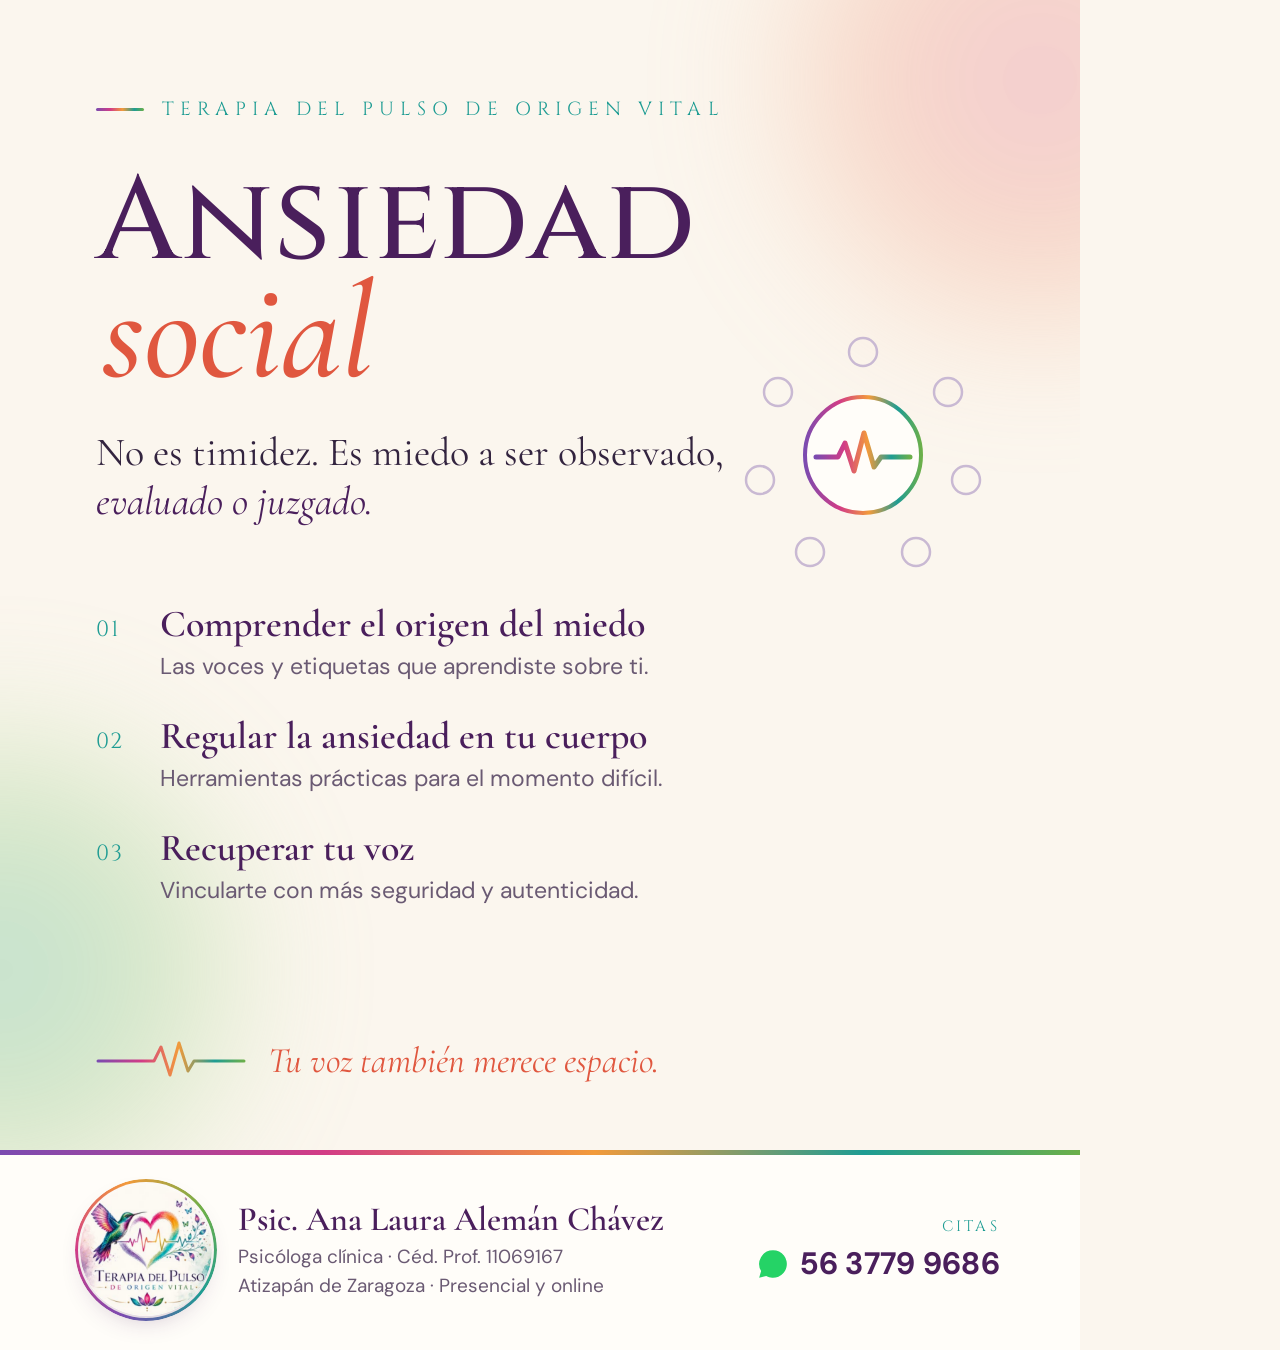
<file: flyers/ansiedad-social.html>
<!doctype html>
<html lang="es-MX">
<head>
<meta charset="utf-8" />
<title>Ansiedad social · Flyer</title>
<!-- Fuente del flyer (1080 × 1350). Se exporta a PNG con un navegador a escala 2×. -->
<link href="https://fonts.googleapis.com/css2?family=Cinzel:wght@400;500;600&family=Cormorant+Garamond:ital,wght@0,400;0,500;0,600;1,400;1,500&family=DM+Sans:wght@400;500;700&display=swap" rel="stylesheet" />
<style>
  :root {
    --cream: #fbf6ee; --paper: #fffdf9; --ink: #33243f; --soft: #6a5a73; --plum: #4a1f5c;
    --violet: #7b4bb0; --magenta: #d23c86; --coral: #e0573f; --orange: #f29a3b; --teal: #1e9c93; --green: #6baf4a;
    --line: #e8dccd;
    --rainbow: linear-gradient(90deg, var(--violet), var(--magenta) 30%, var(--orange) 55%, var(--teal) 80%, var(--green));
  }
  * { box-sizing: border-box; margin: 0; padding: 0; }
  html, body { width: 1080px; height: 1350px; }
  body { background: var(--cream); font-family: "DM Sans", sans-serif; color: var(--ink); }

  .flyer { position: relative; width: 1080px; height: 1350px; overflow: hidden; padding: 96px 96px 0; display: flex; flex-direction: column; }

  /* Lavados de acuarela muy suaves */
  .wash { position: absolute; border-radius: 50%; filter: blur(70px); opacity: .42; }
  .wash--a { width: 560px; height: 560px; right: -240px; top: -200px; background: radial-gradient(circle, #e88fb3, #f3b28f 50%, transparent 72%); }
  .wash--b { width: 520px; height: 520px; left: -260px; bottom: 120px; background: radial-gradient(circle, #6cc3b5, #a9d48a 50%, transparent 72%); }

  .eyebrow { position: relative; font-family: "Cinzel", serif; font-size: 19px; letter-spacing: .32em; color: var(--teal); display: flex; align-items: center; gap: 18px; }
  .eyebrow::before { content: ""; width: 48px; height: 3px; border-radius: 3px; background: var(--rainbow); }

  h1 { position: relative; margin-top: 48px; line-height: .9; }
  h1 .a { display: block; font-family: "Cinzel", serif; font-weight: 500; font-size: 118px; color: var(--plum); letter-spacing: .01em; }
  h1 .b { display: block; font-family: "Cormorant Garamond", serif; font-style: italic; font-weight: 500; font-size: 138px; color: var(--coral); margin-top: -6px; padding-left: 6px; }

  .lead { position: relative; margin-top: 34px; max-width: 700px; font-family: "Cormorant Garamond", serif; font-size: 40px; line-height: 1.22; color: var(--ink); }
  .lead em { color: var(--plum); }

  /* Ilustración mínima: miradas alrededor, una voz que late */
  .art { position: absolute; right: 92px; top: 330px; width: 250px; height: 250px; }

  .points { position: relative; margin-top: 78px; list-style: none; display: grid; gap: 34px; max-width: 760px; }
  .points li { display: grid; grid-template-columns: 64px 1fr; align-items: baseline; }
  .points .n { font-family: "Cinzel", serif; font-size: 22px; letter-spacing: .1em; color: var(--teal); }
  .points strong { display: block; font-family: "Cormorant Garamond", serif; font-weight: 600; font-size: 38px; color: var(--plum); line-height: 1.1; }
  .points span.t { display: block; margin-top: 4px; font-size: 23px; color: var(--soft); line-height: 1.4; }

  .quote { position: relative; margin-top: auto; margin-bottom: 268px; display: flex; align-items: center; gap: 22px; font-family: "Cormorant Garamond", serif; font-style: italic; font-size: 36px; color: var(--coral); }
  .quote svg { width: 150px; height: 40px; flex: none; }

  footer {
    position: absolute; left: 0; right: 0; bottom: 0; height: 200px; padding: 0 80px;
    display: flex; align-items: center; gap: 26px; background: var(--paper);
  }
  footer::before { content: ""; position: absolute; left: 0; right: 0; top: 0; height: 5px; background: var(--rainbow); }
  .logo { width: 132px; height: 132px; border-radius: 50%; flex: none; position: relative; box-shadow: 0 10px 30px -14px rgba(74,31,92,.45); }
  .logo img { width: 100%; height: 100%; border-radius: 50%; display: block; }
  .logo::after { content: ""; position: absolute; inset: -5px; border-radius: 50%; padding: 3px;
    background: conic-gradient(from 200deg, var(--violet), var(--magenta), var(--orange), var(--green), var(--teal), var(--violet));
    -webkit-mask: linear-gradient(#000 0 0) content-box, linear-gradient(#000 0 0); -webkit-mask-composite: xor; mask-composite: exclude; }
  .who { flex: 1; }
  .who .name { font-family: "Cormorant Garamond", serif; font-weight: 600; font-size: 34px; white-space: nowrap; color: var(--plum); line-height: 1.05; }
  .who .role { margin-top: 6px; font-size: 19px; color: var(--soft); }
  .who .place { margin-top: 4px; font-size: 19px; color: var(--soft); }
  .contact { text-align: right; }
  .contact .label { font-family: "Cinzel", serif; font-size: 15px; letter-spacing: .22em; color: var(--teal); }
  .contact .phone { margin-top: 6px; display: flex; align-items: center; gap: 10px; justify-content: flex-end; font-size: 31px; white-space: nowrap; font-weight: 700; color: var(--plum); letter-spacing: .01em; }
  .contact .phone svg { width: 34px; height: 34px; }
</style>
</head>
<body>
  <div class="flyer">
    <div class="wash wash--a"></div>
    <div class="wash wash--b"></div>

    <p class="eyebrow">TERAPIA DEL PULSO DE ORIGEN VITAL</p>

    <h1><span class="a">Ansiedad</span><span class="b">social</span></h1>

    <p class="lead">No es timidez. Es miedo a ser observado, <em>evaluado o juzgado.</em></p>

    <svg class="art" viewBox="0 0 250 250" aria-hidden="true">
      <defs>
        <linearGradient id="rb" x1="0" y1="0" x2="1" y2="0">
          <stop offset="0" stop-color="#7B4BB0"/><stop offset=".3" stop-color="#D23C86"/>
          <stop offset=".55" stop-color="#F29A3B"/><stop offset=".8" stop-color="#1E9C93"/><stop offset="1" stop-color="#6BAF4A"/>
        </linearGradient>
      </defs>
      <!-- miradas -->
      <g fill="none" stroke="#c9b9d3" stroke-width="2.5">
        <circle cx="125" cy="22" r="14"/><circle cx="210" cy="62" r="14"/><circle cx="228" cy="150" r="14"/>
        <circle cx="178" cy="222" r="14"/><circle cx="72" cy="222" r="14"/><circle cx="22" cy="150" r="14"/><circle cx="40" cy="62" r="14"/>
      </g>
      <!-- tu voz -->
      <circle cx="125" cy="125" r="58" fill="#fffdf9" stroke="url(#rb)" stroke-width="4"/>
      <path d="M78 127h22l7-14 9 28 10-38 10 34 7-10h29" fill="none" stroke="url(#rb)" stroke-width="5" stroke-linecap="round" stroke-linejoin="round"/>
    </svg>

    <ul class="points">
      <li><span class="n">01</span><div><strong>Comprender el origen del miedo</strong><span class="t">Las voces y etiquetas que aprendiste sobre ti.</span></div></li>
      <li><span class="n">02</span><div><strong>Regular la ansiedad en tu cuerpo</strong><span class="t">Herramientas prácticas para el momento difícil.</span></div></li>
      <li><span class="n">03</span><div><strong>Recuperar tu voz</strong><span class="t">Vincularte con más seguridad y autenticidad.</span></div></li>
    </ul>

    <p class="quote">
      <svg viewBox="0 0 150 40" aria-hidden="true"><path d="M2 20h56l7-14 9 28 9-32 9 28 6-10h50" fill="none" stroke="url(#rb)" stroke-width="3" stroke-linecap="round" stroke-linejoin="round"/></svg>
      Tu voz también merece espacio.
    </p>

    <footer>
      <div class="logo"><img src="logo.png" alt="" /></div>
      <div class="who">
        <p class="name">Psic. Ana Laura Alemán Chávez</p>
        <p class="role">Psicóloga clínica · Céd. Prof. 11069167</p>
        <p class="place">Atizapán de Zaragoza · Presencial y online</p>
      </div>
      <div class="contact">
        <p class="label">CITAS</p>
        <p class="phone">
          <svg viewBox="0 0 32 32" aria-hidden="true"><path fill="#25D366" d="M16 3a13 13 0 0 0-11.2 19.6L3 29l6.6-1.7A13 13 0 1 0 16 3Zm5.8 15.7c-.3-.2-1.9-.9-2.2-1s-.5-.2-.7.2-.8 1-1 1.2-.4.2-.7 0a8.7 8.7 0 0 1-4.3-3.8c-.3-.6.3-.5.9-1.7.1-.2 0-.4 0-.5l-1-2.4c-.3-.6-.5-.5-.7-.5h-.6a1.2 1.2 0 0 0-.9.4 3.6 3.6 0 0 0-1.1 2.7 6.3 6.3 0 0 0 1.3 3.3 14.4 14.4 0 0 0 5.5 4.9c2 .9 2.9 1 3.9.8a3.3 3.3 0 0 0 2.2-1.5 2.7 2.7 0 0 0 .2-1.5c-.1-.2-.3-.3-.6-.4Z"/></svg>
          56 3779 9686
        </p>
      </div>
    </footer>
  </div>
</body>
</html>
</file>
